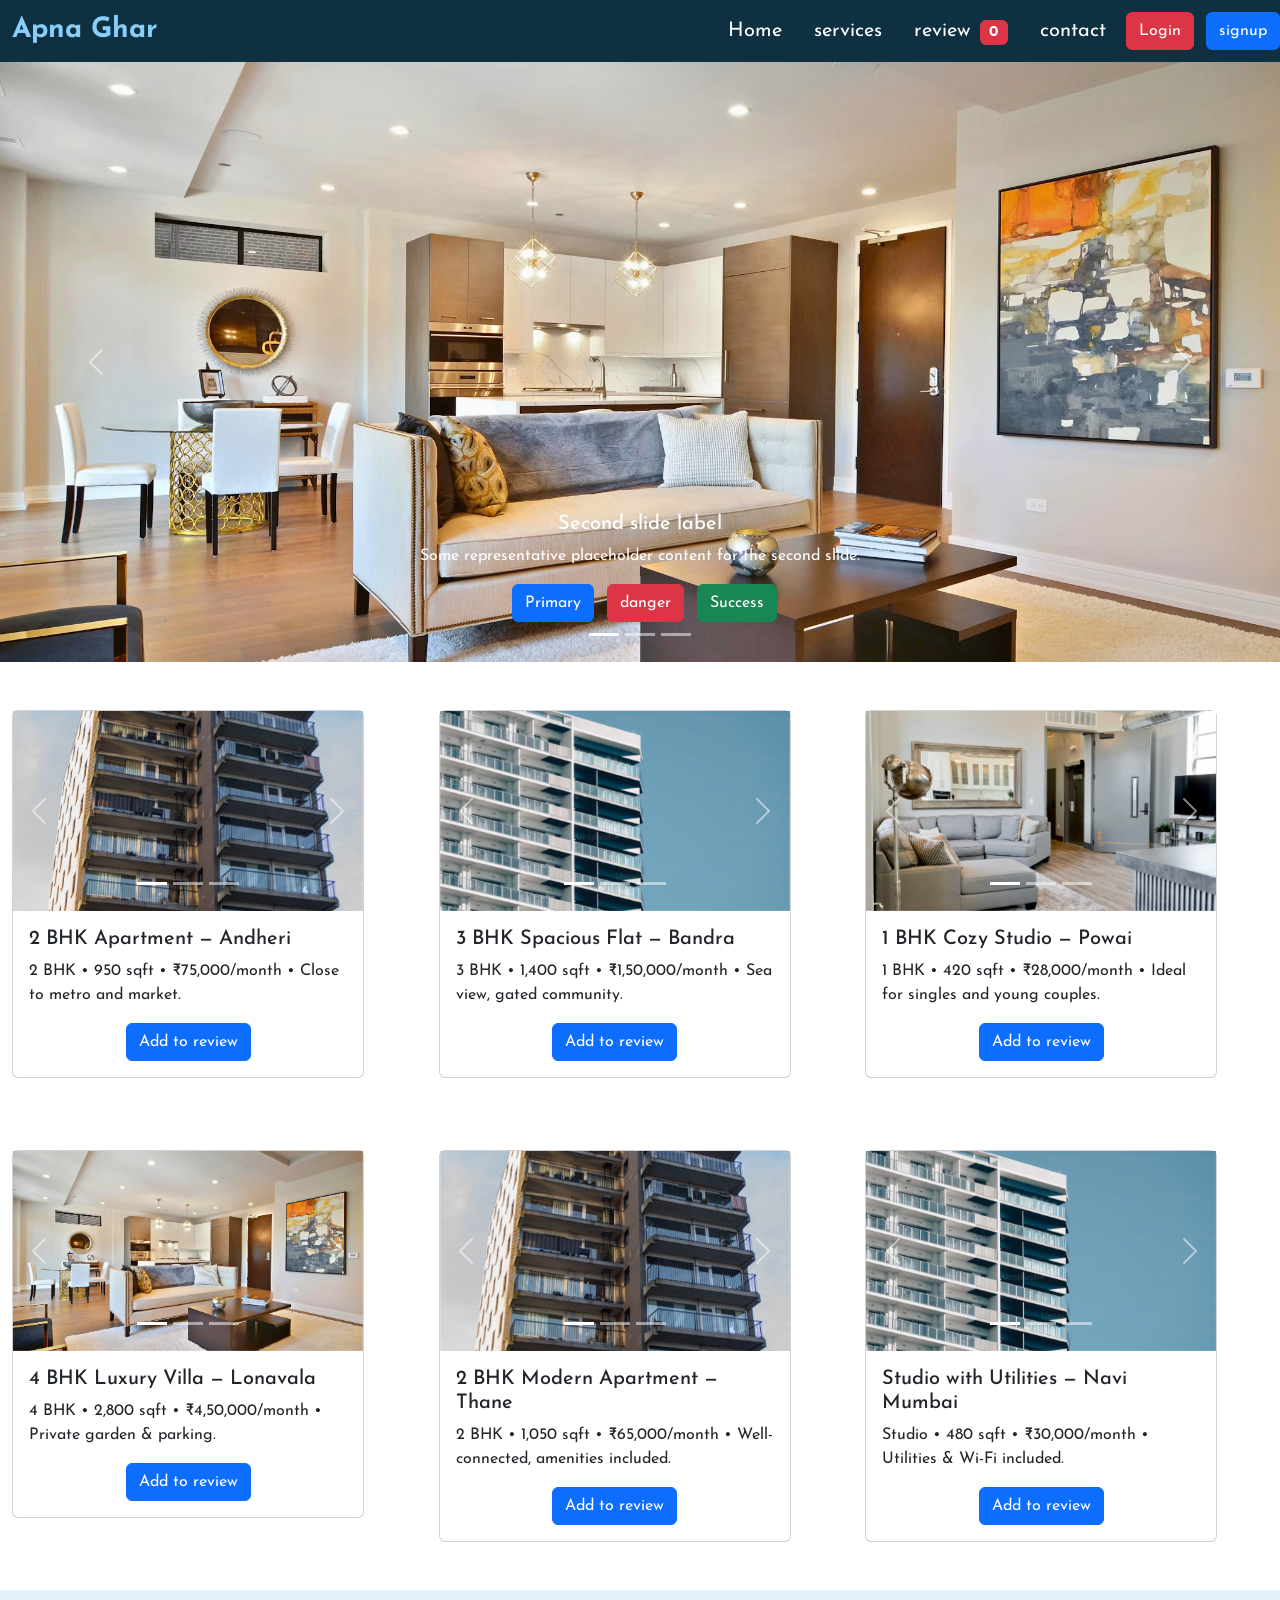
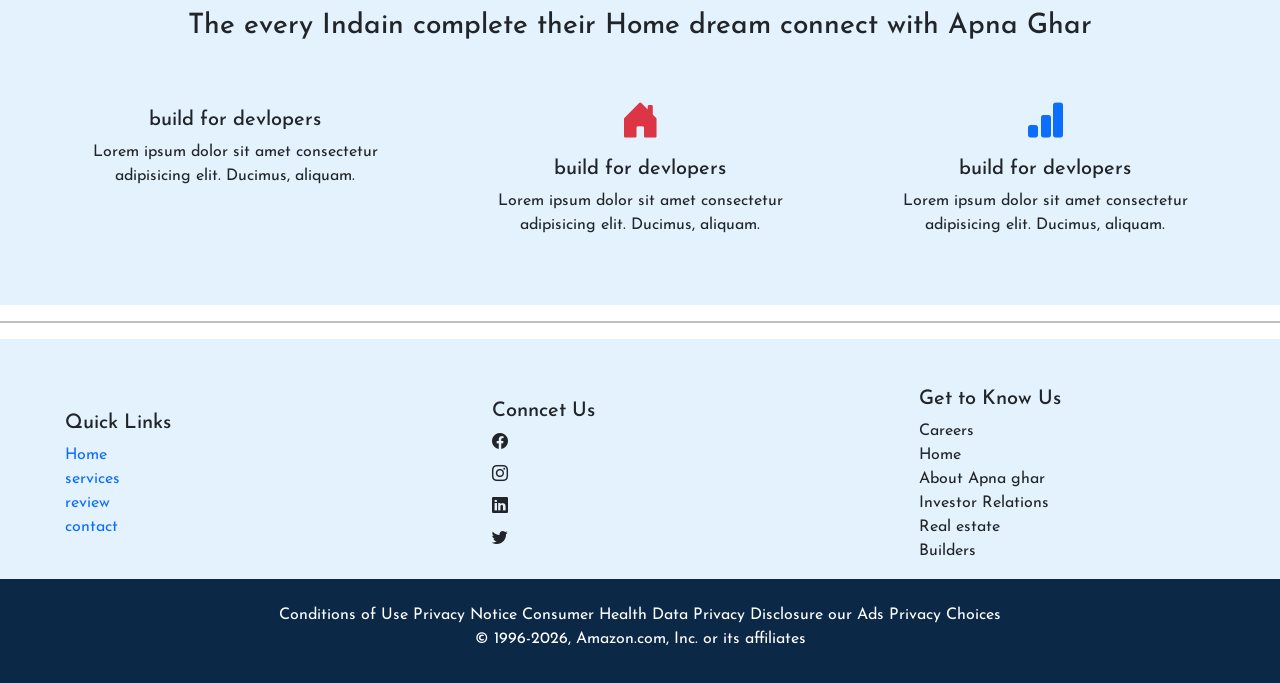
<file: index.html>
<!doctype html>
<html lang="en">

<head>
  <!-- Required meta tags -->
  <meta charset="utf-8" />
  <meta name="viewport" content="width=device-width, initial-scale=1" />
  <!-- external css -->
  <link rel="stylesheet" href="style.css" />

  <!-- Bootstrap CSS -->
  <link href="https://cdn.jsdelivr.net/npm/bootstrap@5.0.2/dist/css/bootstrap.min.css" rel="stylesheet"
    integrity="sha384-EVSTQN3/azprG1Anm3QDgpJLIm9Nao0Yz1ztcQTwFspd3yD65VohhpuuCOmLASjC" crossorigin="anonymous" />
  <!-- bootstrap icon cdn -->
  <link rel="stylesheet" href="https://cdn.jsdelivr.net/npm/bootstrap-icons@1.13.1/font/bootstrap-icons.min.css">
  <!-- google font -->
  <link
    href="https://fonts.googleapis.com/css2?family=Archivo+Black&family=Black+Ops+One&family=Changa+One:ital@0;1&family=Croissant+One&family=Josefin+Sans:ital,wght@0,100..700;1,100..700&family=Noto+Sans+JP:wght@100..900&family=Ole&family=Tai+Heritage+Pro:wght@400;700&display=swap"
    rel="stylesheet" />


  <title>Hello, world!</title>
</head>

<body>
  <nav class="navbar sticky-top navbar-expand-lg navbar-dark" style="background-color: #0f3040">
    <div class="container-fluid">
      <a class="navbar-brand" href="#">
        <h3 style="color: lightskyblue;"><b>Apna Ghar</b></h3>
      </a>
      <button class="navbar-toggler" type="button" data-bs-toggle="collapse" data-bs-target="#navbarSupportedContent"
        aria-controls="navbarSupportedContent" aria-expanded="false" aria-label="Toggle navigation">
        <span class="navbar-toggler-icon"></span>
      </button>
      <div class="collapse navbar-collapse" id="navbarSupportedContent">
        <div class="container-fluid d-flex justify-content-end">
          <div class="row d-flex">
            <div class="col-12">
              <ul class="navbar-nav  mb-2 mb-lg-0 ">
                <li class="nav-item">
                  <a class="nav-link active fs-5 ms-3" aria-current="page" href="index.html">Home</a>
                </li>
                <li class="nav-item">
                  <a class="nav-link active ms-3 fs-5" aria-current="page" href="services.html">services</a>
                </li>
                <li class="nav-item">
                  <a class="nav-link active ms-3 fs-5" aria-current="page" href="review.html" id="reviewNavLink">review <span id="reviewCountBadge" class="badge bg-danger ms-1">0</span></a>
                </li>
                <li class="nav-item">
                  <a class="nav-link active ms-3 fs-5" aria-current="page" href="contact.html">contact</a>
                </li>
              
                  

            
              </ul>

            </div>

          </div>

        </div>

      </div>
      
      <button type="button" class="btn btn-danger" data-bs-toggle="modal" data-bs-target="#loginModal">Login</button>
    </div>
    <button type="button" class="btn btn-primary" data-bs-toggle="modal" data-bs-target="#signupModal">
 signup
</button>
  </nav>
  <!-- Button trigger modal -->


<!-- login Modal -->
<div class="modal fade" id="loginModal" tabindex="-1" aria-labelledby="loginModalLabel" aria-hidden="true">
  <div class="modal-dialog">
    <div class="modal-content">
      <div class="modal-header">
        <h5 class="modal-title" id="loginModalLabel">Login to Apna Ghar</h5>
        <button type="button" class="btn-close" data-bs-dismiss="modal" aria-label="Close"></button>
      </div>
      <div class="modal-body">
        <form id="loginForm">
          <div class="mb-3">
            <label class="form-label" for="loginEmail">Email address</label>
            <input class="form-control" id="loginEmail" type="email" required />
          </div>
          <div class="mb-3">
            <label class="form-label" for="loginPassword">Password</label>
            <input class="form-control" id="loginPassword" type="password" required />
          </div>
        </form>
      </div>
      <div class="modal-footer">
        <button type="button" class="btn btn-secondary" data-bs-dismiss="modal">Close</button>
        <button type="submit" class="btn btn-primary" form="loginForm">Login</button>
        

      </div>
    </div>
  </div>
</div>
<!-- Button trigger modal -->


<!-- Modal -->
<div class="modal fade" id="signupModal" tabindex="-1" aria-labelledby="signupModalLabel" aria-hidden="true">
  <div class="modal-dialog">
    <div class="modal-content">
      <div class="modal-header">
        <h5 class="modal-title" id="signupModalLabel">Modal title</h5>
        <button type="button" class="btn-close" data-bs-dismiss="modal" aria-label="Close"></button>
      </div>
      <div class="modal-body">
        <form id="signupForm">
  <div class="mb-3">
    <label for="signupInputEmail1" class="form-label">Email address</label>
    <input type="email" class="form-control" id="signupInputEmail1" aria-describedby="emailHelp">
    <div id="emailHelp" class="form-text">We'll never share your email with anyone else.</div>
  </div>
  <div class="mb-3 ">
    <label for="signupInputPassword1" class="form-label">Password</label>
    <input type="password" class="form-control" id="signupInputPassword1">
  </div>
  <div class="mb-3 form-check">
    <input type="checkbox" class="form-check-input" id="exampleCheck1">
    <label class="form-check-label" for="exampleCheck1">Check me out</label>
  </div>
</form>
      </div>
      <div class="modal-footer">
        <button type="button" class="btn btn-secondary" data-bs-dismiss="modal">Close</button>
        <button type="submit" class="btn btn-primary" form="signupForm">submit</button>
      </div>
    </div>
  </div>
</div>
  <div id="carouselExampleCaptions" class="carousel slide carousel-fade" data-bs-ride="carousel">
    <div class="carousel-indicators">
      <button type="button" data-bs-target="#carouselExampleCaptions" data-bs-slide-to="0" class="active"
        aria-current="true" aria-label="Slide 1"></button>
      <button type="button" data-bs-target="#carouselExampleCaptions" data-bs-slide-to="1"
        aria-label="Slide 2"></button>
      <button type="button" data-bs-target="#carouselExampleCaptions" data-bs-slide-to="2"
        aria-label="Slide 3"></button>
    </div>
    <div class="carousel-inner">
      <div class="carousel-item">
        <img src="images/flat-1.avif" class="d-block w-100 carousel-image" alt="Featured apartment exterior" />
        <div class="carousel-caption d-block">
          <h5>First slide label</h5>
          <p>Some representative placeholder content for the first slide.</p>
          <button type="button" class="btn btn-primary ms-2 hero-action">
            Primary
          </button>
          <button type="button" class="btn btn-danger ms-2 hero-action">
            danger
          </button>
          <button type="button" class="btn btn-success ms-2 hero-action">
            Success
          </button>
        </div>
      </div>
      <div class="carousel-item active">
        <img src="images/flat-4.avif" class="d-block w-100 carousel-image" alt="Featured property exterior" />
        <div class="carousel-caption d-block">
          <h5>Second slide label</h5>
          <p>Some representative placeholder content for the second slide.</p>
          <button type="button" class="btn btn-primary ms-2 hero-action">
            Primary
          </button>
          <button type="button" class="btn btn-danger ms-2 hero-action">
            danger
          </button>
          <button type="button" class="btn btn-success ms-2 hero-action">
            Success
          </button>
        </div>
      </div>
      <div class="carousel-item">
        <img src="images/flat-3.avif" class="d-block w-100 carousel-image" alt="Featured housing exterior" />
        <div class="carousel-caption d-block">
          <h5>Third slide label</h5>
          <p>Some representative placeholder content for the third slide.</p>
          <button type="button" class="btn btn-primary ms-2 hero-action">
            Primary
          </button>
          <button type="button" class="btn btn-danger ms-2 hero-action">
            Secondary
          </button>
          <button type="button" class="btn btn-success ms-2 hero-action">
            Success
          </button>
        </div>
      </div>
    </div>
    <button class="carousel-control-prev" type="button" data-bs-target="#carouselExampleCaptions" data-bs-slide="prev">
      <span class="carousel-control-prev-icon" aria-hidden="true"></span>
      <span class="visually-hidden">Previous</span>
    </button>
    <button class="carousel-control-next" type="button" data-bs-target="#carouselExampleCaptions" data-bs-slide="next">
      <span class="carousel-control-next-icon" aria-hidden="true"></span>
      <span class="visually-hidden">Next</span>
    </button>
  </div>
  <div class="container-fluid" >
    <div class="row g-4  mt-4 mb-5">
      <div class="col-12 col-md-6 col-lg-4">
        <div class="card property-card" style="width: 22rem;">
          <div id="propertyCarousel1" class="carousel slide property-carousel">
            <div class="carousel-indicators">
              <button type="button" data-bs-target="#propertyCarousel1" data-bs-slide-to="0" class="active"
                aria-current="true" aria-label="Slide 1"></button>
              <button type="button" data-bs-target="#propertyCarousel1" data-bs-slide-to="1"
                aria-label="Slide 2"></button>
              <button type="button" data-bs-target="#propertyCarousel1" data-bs-slide-to="2"
                aria-label="Slide 3"></button>
            </div>
            <div class="carousel-inner">
              <div class="carousel-item active">
                <img src="images/flat-1.avif" class="d-block w-100" alt="Living room">
              </div>
              <div class="carousel-item">
                <img src="images/flat-2.avif" class="d-block w-100" alt="Bedroom">
              </div>
              <div class="carousel-item">
                <img src="images/flat-3.avif" class="d-block w-100" alt="Kitchen">
              </div>
            </div>
            <button class="carousel-control-prev" type="button" data-bs-target="#propertyCarousel1"
              data-bs-slide="prev">
              <span class="carousel-control-prev-icon" aria-hidden="true"></span>
              <span class="visually-hidden">Previous</span>
            </button>
            <button class="carousel-control-next" type="button" data-bs-target="#propertyCarousel1"
              data-bs-slide="next">
              <span class="carousel-control-next-icon" aria-hidden="true"></span>
              <span class="visually-hidden">Next</span>
            </button>
          </div>
          <div class="card-body">
            <h5 class="card-title">2 BHK Apartment — Andheri</h5>
            <p class="card-text">2 BHK • 950 sqft • ₹75,000/month • Close to metro and market.</p>
            <a href="#" class="btn btn-primary align-self-center add-to-review">Add to review</a>
          </div>
        </div>

      </div>
      <div class="col-12 col-md-6 col-lg-4">
        <div class="card property-card" style="width: 22rem;">
          <div id="propertyCarousel2" class="carousel slide property-carousel">
            <div class="carousel-indicators">
              <button type="button" data-bs-target="#propertyCarousel2" data-bs-slide-to="0" class="active"
                aria-current="true" aria-label="Slide 1"></button>
              <button type="button" data-bs-target="#propertyCarousel2" data-bs-slide-to="1"
                aria-label="Slide 2"></button>
              <button type="button" data-bs-target="#propertyCarousel2" data-bs-slide-to="2"
                aria-label="Slide 3"></button>
            </div>
            <div class="carousel-inner">
              <div class="carousel-item active">
                <img src="images/flat-2.avif" class="d-block w-100" alt="Exterior view">
              </div>
              <div class="carousel-item">
                <img src="images/flat-4.avif" class="d-block w-100" alt="Balcony view">
              </div>
              <div class="carousel-item">
                <img src="images/flat-1.avif" class="d-block w-100" alt="Living area">
              </div>
            </div>
            <button class="carousel-control-prev" type="button" data-bs-target="#propertyCarousel2"
              data-bs-slide="prev">
              <span class="carousel-control-prev-icon" aria-hidden="true"></span>
              <span class="visually-hidden">Previous</span>
            </button>
            <button class="carousel-control-next" type="button" data-bs-target="#propertyCarousel2"
              data-bs-slide="next">
              <span class="carousel-control-next-icon" aria-hidden="true"></span>
              <span class="visually-hidden">Next</span>
            </button>
          </div>
          <div class="card-body">
            <h5 class="card-title">3 BHK Spacious Flat — Bandra</h5>
            <p class="card-text">3 BHK • 1,400 sqft • ₹1,50,000/month • Sea view, gated community.</p>
            <a href="#" class="btn btn-primary align-self-center add-to-review">Add to review</a>
          </div>
        </div>
      </div>
      <div class="col-12 col-md-6 col-lg-4">
        <div class="card property-card" style="width: 22rem;">
          <div id="carouselExampleIndicators" class="carousel slide" data-bs-ride="carousel">
            <div class="carousel-indicators">
              <button type="button" data-bs-target="#carouselExampleIndicators" data-bs-slide-to="0" class="active"
                aria-current="true" aria-label="Slide 1"></button>
              <button type="button" data-bs-target="#carouselExampleIndicators" data-bs-slide-to="1"
                aria-label="Slide 2"></button>
              <button type="button" data-bs-target="#carouselExampleIndicators" data-bs-slide-to="2"
                aria-label="Slide 3"></button>
            </div>
            <div class="carousel-inner">
              <div class="carousel-item active">
                <img src="images/flat-3.avif" class="d-block w-100" alt="Studio interior">
              </div>
              <div class="carousel-item">
                <img src="images/flat-4.avif" class="d-block w-100" alt="Living space">
              </div>
              <div class="carousel-item">
                <img src="images/flat-1.avif" class="d-block w-100" alt="Compact kitchen">
              </div>
            </div>
            <button class="carousel-control-prev" type="button" data-bs-target="#carouselExampleIndicators"
              data-bs-slide="prev">
              <span class="carousel-control-prev-icon" aria-hidden="true"></span>
              <span class="visually-hidden">Previous</span>
            </button>
            <button class="carousel-control-next" type="button" data-bs-target="#carouselExampleIndicators"
              data-bs-slide="next">
              <span class="carousel-control-next-icon" aria-hidden="true"></span>
              <span class="visually-hidden">Next</span>
            </button>
          </div>

          <div class="card-body">
            <h5 class="card-title">1 BHK Cozy Studio — Powai</h5>
            <p class="card-text">1 BHK • 420 sqft • ₹28,000/month • Ideal for singles and young couples.</p>

            <a href="#" class="btn btn-primary justify-content-center align-self-center add-to-review">Add to review</a>


          </div>
        </div>
      </div>
    </div>
    
  </div>
  <div class="container-fluid" >
    <div class="row g-4  mt-4 mb-5">
      <div class="col-12 col-md-6 col-lg-4">
        <div class="card property-card" style="width: 22rem;">
          <div id="propertyCarousel1" class="carousel slide property-carousel">
            <div class="carousel-indicators">
              <button type="button" data-bs-target="#propertyCarousel1" data-bs-slide-to="0" class="active"
                aria-current="true" aria-label="Slide 1"></button>
              <button type="button" data-bs-target="#propertyCarousel1" data-bs-slide-to="1"
                aria-label="Slide 2"></button>
              <button type="button" data-bs-target="#propertyCarousel1" data-bs-slide-to="2"
                aria-label="Slide 3"></button>
            </div>
            <div class="carousel-inner">
              <div class="carousel-item active">
                <img src="images/flat-4.avif" class="d-block w-100" alt="Villa exterior">
              </div>
              <div class="carousel-item">
                <img src="images/flat-1.avif" class="d-block w-100" alt="Living area">
              </div>
              <div class="carousel-item">
                <img src="images/flat-2.avif" class="d-block w-100" alt="Garden view">
              </div>
            </div>
            <button class="carousel-control-prev" type="button" data-bs-target="#propertyCarousel1"
              data-bs-slide="prev">
              <span class="carousel-control-prev-icon" aria-hidden="true"></span>
              <span class="visually-hidden">Previous</span>
            </button>
            <button class="carousel-control-next" type="button" data-bs-target="#propertyCarousel1"
              data-bs-slide="next">
              <span class="carousel-control-next-icon" aria-hidden="true"></span>
              <span class="visually-hidden">Next</span>
            </button>
          </div>
          <div class="card-body">
            <h5 class="card-title">4 BHK Luxury Villa — Lonavala</h5>
            <p class="card-text">4 BHK • 2,800 sqft • ₹4,50,000/month • Private garden & parking.</p>
            <a href="#" class="btn btn-primary align-self-center add-to-review">Add to review</a>
          </div>
        </div>

      </div>
      <div class="col-12 col-md-6 col-lg-4">
        <div class="card property-card" style="width: 22rem;">
          <div id="propertyCarousel2" class="carousel slide property-carousel">
            <div class="carousel-indicators">
              <button type="button" data-bs-target="#propertyCarousel2" data-bs-slide-to="0" class="active"
                aria-current="true" aria-label="Slide 1"></button>
              <button type="button" data-bs-target="#propertyCarousel2" data-bs-slide-to="1"
                aria-label="Slide 2"></button>
              <button type="button" data-bs-target="#propertyCarousel2" data-bs-slide-to="2"
                aria-label="Slide 3"></button>
            </div>
            <div class="carousel-inner">
              <div class="carousel-item active">
                <img src="images/flat-1.avif" class="d-block w-100" alt="Modern exterior">
              </div>
              <div class="carousel-item">
                <img src="images/flat-3.avif" class="d-block w-100" alt="Dining area">
              </div>
              <div class="carousel-item">
                <img src="images/flat-4.avif" class="d-block w-100" alt="Balcony view">
              </div>
            </div>
            <button class="carousel-control-prev" type="button" data-bs-target="#propertyCarousel2"
              data-bs-slide="prev">
              <span class="carousel-control-prev-icon" aria-hidden="true"></span>
              <span class="visually-hidden">Previous</span>
            </button>
            <button class="carousel-control-next" type="button" data-bs-target="#propertyCarousel2"
              data-bs-slide="next">
              <span class="carousel-control-next-icon" aria-hidden="true"></span>
              <span class="visually-hidden">Next</span>
            </button>
          </div>
          <div class="card-body">
            <h5 class="card-title">2 BHK Modern Apartment — Thane</h5>
            <p class="card-text">2 BHK • 1,050 sqft • ₹65,000/month • Well-connected, amenities included.</p>
            <a href="#" class="btn btn-primary align-self-center add-to-review">Add to review</a>
          </div>
        </div>
      </div>
      <div class="col-12 col-md-6 col-lg-4">
        <div class="card property-card" style="width: 22rem;">
          <div id="carouselExampleIndicators" class="carousel slide" data-bs-ride="carousel">
            <div class="carousel-indicators">
              <button type="button" data-bs-target="#carouselExampleIndicators" data-bs-slide-to="0" class="active"
                aria-current="true" aria-label="Slide 1"></button>
              <button type="button" data-bs-target="#carouselExampleIndicators" data-bs-slide-to="1"
                aria-label="Slide 2"></button>
              <button type="button" data-bs-target="#carouselExampleIndicators" data-bs-slide-to="2"
                aria-label="Slide 3"></button>
            </div>
            <div class="carousel-inner">
              <div class="carousel-item active">
                <img src="images/flat-2.avif" class="d-block w-100" alt="Compact living">
              </div>
              <div class="carousel-item">
                <img src="images/flat-1.avif" class="d-block w-100" alt="Functional kitchen">
              </div>
              <div class="carousel-item">
                <img src="images/flat-3.avif" class="d-block w-100" alt="Bedroom view">
              </div>
            </div>
            <button class="carousel-control-prev" type="button" data-bs-target="#carouselExampleIndicators"
              data-bs-slide="prev">
              <span class="carousel-control-prev-icon" aria-hidden="true"></span>
              <span class="visually-hidden">Previous</span>
            </button>
            <button class="carousel-control-next" type="button" data-bs-target="#carouselExampleIndicators"
              data-bs-slide="next">
              <span class="carousel-control-next-icon" aria-hidden="true"></span>
              <span class="visually-hidden">Next</span>
            </button>
          </div>

          <div class="card-body">
            <h5 class="card-title">Studio with Utilities — Navi Mumbai</h5>
            <p class="card-text">Studio • 480 sqft • ₹30,000/month • Utilities & Wi-Fi included.</p>

            <a href="#" class="btn btn-primary justify-content-center align-self-center add-to-review">Add to review</a>


          </div>
        </div>
      </div>
    </div>
    
  </div>
  <div class="container-fluid p-1" style="background-color: #e3f2fd;">
    <div class="row p-2" >
      <div class="col-12">
        <h3 class="display-8 text-center mb-3 p-2">The every Indain complete their Home dream connect with Apna Ghar</h3>
      </div>
    </div>
    <div class="row justify-content-evenly mt-4 mb-5">
      <div class="col-md-3 text-center">
        <h1><i class="bi bi-claude text-success"></i></h1>
        <h5>build for devlopers</h5>
        <p>Lorem ipsum dolor sit amet consectetur adipisicing elit. Ducimus, aliquam.</p>
      </div>
      <div class="col-md-3 text-center">
        <h1><i class="bi bi-house-door-fill text-danger"></i></h1>
        <h5>build for devlopers</h5>
        <p>Lorem ipsum dolor sit amet consectetur adipisicing elit. Ducimus, aliquam.</p>


      </div>
      <div class="col-md-3 text-center">
        <h1><i class="bi bi-bar-chart-fill text-primary "></i></h1>
        <h5>build for devlopers</h5>
        <p>Lorem ipsum dolor sit amet consectetur adipisicing elit. Ducimus, aliquam.</p>


      </div>

    </div>
  </div>
  <hr style="border: 1px solid black;">
  <div class="container-fluid" style="background-color: #e3f2fd;">

    <div class="row d-flex align-items-center justify-content-around " ;>

      

      <div class="col-3 mt-5">

        <ul class="list-unstyled text-primary">

          <h5 class="text-dark">Quick Links</h5>

          <li>Home</li>

          <li>services</li>

          <li>review</li>

          <li>contact</li>



        </ul>



      </div>

      <div class="col-3 mt-5">

        <ul class="list-unstyled">

          <h5>Conncet Us</h5>

          <li class="mb-2"><i class="bi bi-facebook"></i></li>

          <li class="mb-2"><i class="bi bi-instagram"></i></li>

          <li class="mb-2"><i class="bi bi-linkedin"></i></li>

          <li class="mb-2"><i class="bi bi-twitter"></i></li>

        </ul>



      </div>
      <div class="col-3 mt-5">
          <ul class="list-unstyled">
<h5>Get to Know Us</h5>
<li>Careers</li>
<li>Home</li>
<li>About Apna ghar</li>
<li>Investor Relations</li>
<li>Real estate</li>
<li>Builders</li>
</ul>
      </div>

    </div>

  </div>
  <div class="container-fluid" style="background-color: #0b2947;">
    <div class="row  text-center p-3 text-white">
      <div class="col-12 mt-2">
        <div class="footer-panel4">
    <div class="pages">
       <a> Conditions of Use</a>
       <a>Privacy Notice</a>
<a>Consumer Health Data Privacy Disclosure</a>
<a>our Ads Privacy Choices</a>
    </div>
    <div class="copyright">
        <p>© 1996-2026, Amazon.com, Inc. or its affiliates</p>
    </div>
</div>
      </div>
    </div>
  </div>



  <script src="https://cdn.jsdelivr.net/npm/bootstrap@5.0.2/dist/js/bootstrap.bundle.min.js"
    integrity="sha384-MrcW6ZMFYlzcLA8Nl+NtUVF0sA7MsXsP1UyJoMp4YLEuNSfAP+JcXn/tWtIaxVXM"
    crossorigin="anonymous"></script>
  <script src="script.js"></script>
</body>

</html>
</file>
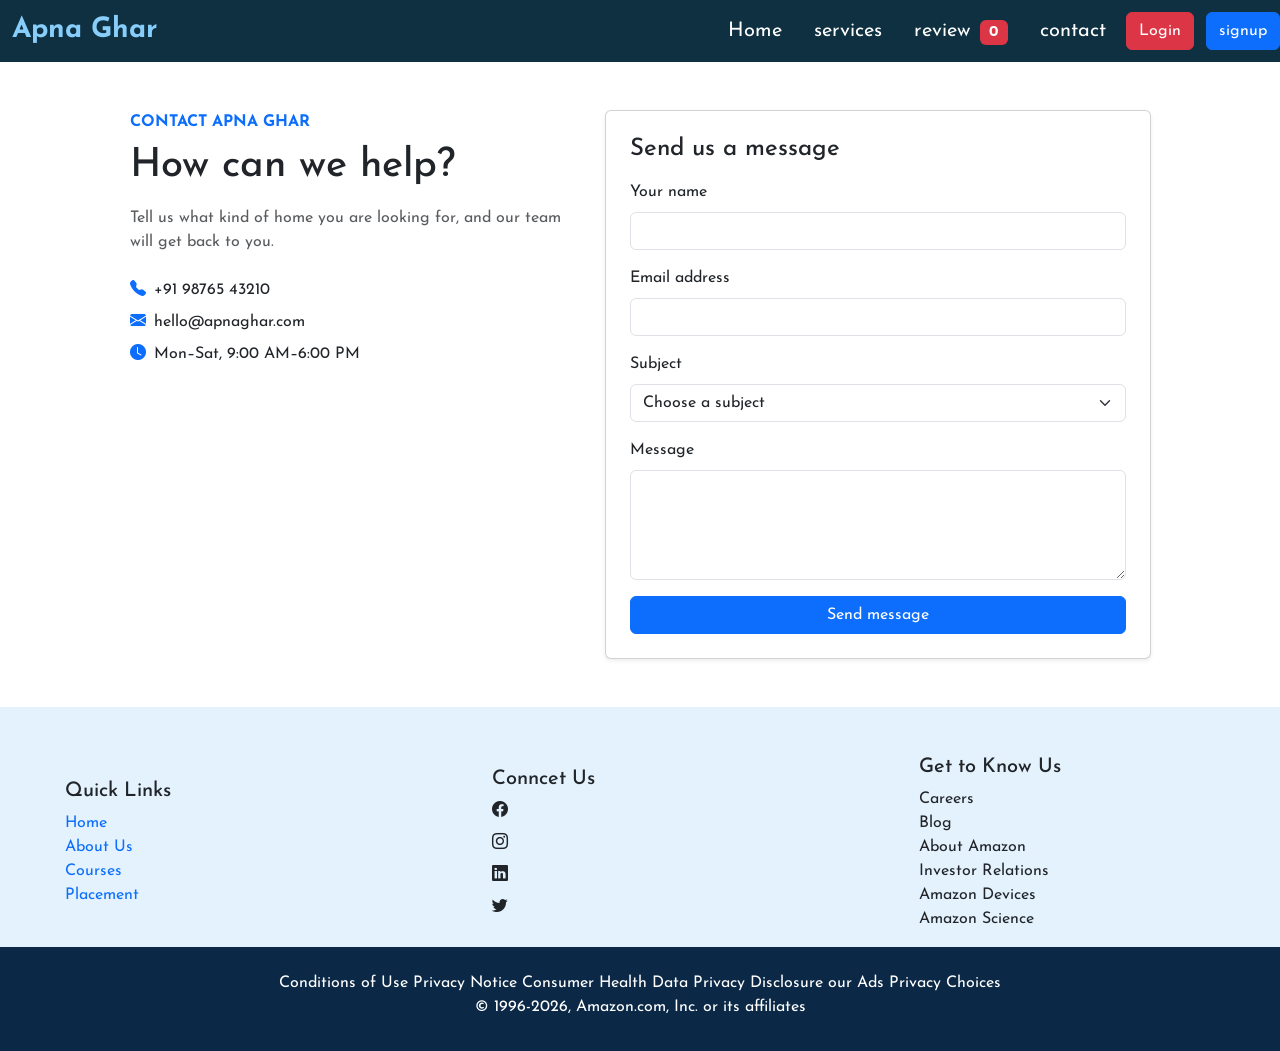
<file: contact.html>
<!doctype html>
<html lang="en">

<head>
  <!-- Required meta tags -->
  <meta charset="utf-8" />
  <meta name="viewport" content="width=device-width, initial-scale=1" />
  <!-- external css -->
  <link rel="stylesheet" href="style.css" />

  <!-- Bootstrap CSS -->
  <link href="https://cdn.jsdelivr.net/npm/bootstrap@5.0.2/dist/css/bootstrap.min.css" rel="stylesheet"
    integrity="sha384-EVSTQN3/azprG1Anm3QDgpJLIm9Nao0Yz1ztcQTwFspd3yD65VohhpuuCOmLASjC" crossorigin="anonymous" />
  <!-- bootstrap icon cdn -->
  <link rel="stylesheet" href="https://cdn.jsdelivr.net/npm/bootstrap-icons@1.13.1/font/bootstrap-icons.min.css">
  <!-- google font -->
  <link
    href="https://fonts.googleapis.com/css2?family=Archivo+Black&family=Black+Ops+One&family=Changa+One:ital@0;1&family=Croissant+One&family=Josefin+Sans:ital,wght@0,100..700;1,100..700&family=Noto+Sans+JP:wght@100..900&family=Ole&family=Tai+Heritage+Pro:wght@400;700&display=swap"
    rel="stylesheet" />


  <title>Hello, world!</title>
</head>

<body class="contact-page">
  <nav class="navbar sticky-top navbar-expand-lg navbar-dark" style="background-color: #0f3040">
    <div class="container-fluid">
      <a class="navbar-brand" href="#">
        <h3 style="color: lightskyblue;"><b>Apna Ghar</b></h3>
      </a>
      <button class="navbar-toggler" type="button" data-bs-toggle="collapse" data-bs-target="#navbarSupportedContent"
        aria-controls="navbarSupportedContent" aria-expanded="false" aria-label="Toggle navigation">
        <span class="navbar-toggler-icon"></span>
      </button>
      <div class="collapse navbar-collapse" id="navbarSupportedContent">
        <div class="container-fluid d-flex justify-content-end">
          <div class="row d-flex">
            <div class="col-12">
              <ul class="navbar-nav  mb-2 mb-lg-0 ">
                <li class="nav-item">
                  <a class="nav-link active fs-5 ms-3" aria-current="page" href="index.html">Home</a>
                </li>
                <li class="nav-item">
                  <a class="nav-link active ms-3 fs-5" aria-current="page" href="services.html">services</a>
                </li>
                <li class="nav-item">
                  <a class="nav-link active ms-3 fs-5" aria-current="page" href="review.html" id="reviewNavLink">review <span id="reviewCountBadge" class="badge bg-danger ms-1">0</span></a>
                </li>
                <li class="nav-item">
                  <a class="nav-link active ms-3 fs-5" aria-current="page" href="contact.html">contact</a>
                </li>
              
                  

            
              </ul>

            </div>

          </div>

        </div>

      </div>
      
      <button type="button" class="btn btn-danger" data-bs-toggle="modal" data-bs-target="#loginModal">Login</button>
    </div>
    <button type="button" class="btn btn-primary" data-bs-toggle="modal" data-bs-target="#signupModal">
 signup
</button>
  </nav>
  <!-- Button trigger modal -->


<!-- login Modal -->
<div class="modal fade" id="loginModal" tabindex="-1" aria-labelledby="loginModalLabel" aria-hidden="true">
  <div class="modal-dialog">
    <div class="modal-content">
      <div class="modal-header">
        <h5 class="modal-title" id="loginModalLabel">Login to Apna Ghar</h5>
        <button type="button" class="btn-close" data-bs-dismiss="modal" aria-label="Close"></button>
      </div>
      <div class="modal-body">
        <form id="loginForm">
          <div class="mb-3">
            <label class="form-label" for="loginEmail">Email address</label>
            <input class="form-control" id="loginEmail" type="email" required />
          </div>
          <div class="mb-3">
            <label class="form-label" for="loginPassword">Password</label>
            <input class="form-control" id="loginPassword" type="password" required />
          </div>
        </form>
      </div>
      <div class="modal-footer">
        <button type="button" class="btn btn-secondary" data-bs-dismiss="modal">Close</button>
        <button type="submit" class="btn btn-primary" form="loginForm">Login</button>
        

      </div>
    </div>
  </div>
</div>
<!-- Button trigger modal -->


<!-- Modal -->
<div class="modal fade" id="signupModal" tabindex="-1" aria-labelledby="signupModalLabel" aria-hidden="true">
  <div class="modal-dialog">
    <div class="modal-content">
      <div class="modal-header">
        <h5 class="modal-title" id="signupModalLabel">Modal title</h5>
        <button type="button" class="btn-close" data-bs-dismiss="modal" aria-label="Close"></button>
      </div>
      <div class="modal-body">
        <form id="signupForm">
  <div class="mb-3">
    <label for="signupInputEmail1" class="form-label">Email address</label>
    <input type="email" class="form-control" id="signupInputEmail1" aria-describedby="emailHelp">
    <div id="emailHelp" class="form-text">We'll never share your email with anyone else.</div>
  </div>
  <div class="mb-3 ">
    <label for="signupInputPassword1" class="form-label">Password</label>
    <input type="password" class="form-control" id="signupInputPassword1">
  </div>
  <div class="mb-3 form-check">
    <input type="checkbox" class="form-check-input" id="exampleCheck1">
    <label class="form-check-label" for="exampleCheck1">Check me out</label>
  </div>
</form>
      </div>
      <div class="modal-footer">
        <button type="button" class="btn btn-secondary" data-bs-dismiss="modal">Close</button>
        <button type="submit" class="btn btn-primary" form="signupForm">submit</button>
      </div>
    </div>
  </div>
</div>
<main class="container py-5">
  <div class="row justify-content-center g-4">
    <section class="col-lg-5">
      <p class="text-primary fw-bold mb-2">CONTACT APNA GHAR</p>
      <h1 class="mb-3">How can we help?</h1>
      <p class="text-muted">Tell us what kind of home you are looking for, and our team will get back to you.</p>
      <div class="mt-4">
        <p class="mb-2"><i class="bi bi-telephone-fill me-2 text-primary"></i>+91 98765 43210</p>
        <p class="mb-2"><i class="bi bi-envelope-fill me-2 text-primary"></i>hello@apnaghar.com</p>
        <p><i class="bi bi-clock-fill me-2 text-primary"></i>Mon–Sat, 9:00 AM–6:00 PM</p>
      </div>
    </section>
    <section class="col-lg-6">
      <form id="contactForm" class="card shadow-sm p-4" novalidate>
        <h2 class="h4 mb-3">Send us a message</h2>
        <div class="mb-3">
          <label class="form-label" for="contactName">Your name</label>
          <input class="form-control" id="contactName" name="name" type="text" autocomplete="name" required>
          <div class="invalid-feedback">Please enter your name.</div>
        </div>
        <div class="mb-3">
          <label class="form-label" for="contactEmail">Email address</label>
          <input class="form-control" id="contactEmail" name="email" type="email" autocomplete="email" required>
          <div class="invalid-feedback">Please enter a valid email address.</div>
        </div>
        <div class="mb-3">
          <label class="form-label" for="contactSubject">Subject</label>
          <select class="form-select" id="contactSubject" name="subject" required>
            <option value="" selected disabled>Choose a subject</option>
            <option>Property enquiry</option>
            <option>Site visit</option>
            <option>Renting help</option>
            <option>Other</option>
          </select>
          <div class="invalid-feedback">Please select a subject.</div>
        </div>
        <div class="mb-3">
          <label class="form-label" for="contactMessage">Message</label>
          <textarea class="form-control" id="contactMessage" name="message" rows="4" required></textarea>
          <div class="invalid-feedback">Please write your message.</div>
        </div>
        <button class="btn btn-primary" type="submit">Send message</button>
        <div id="contactFormMessage" class="alert alert-success mt-3 mb-0" role="status" hidden></div>
      </form>
    </section>
  </div>
</main>
<div class="container-fluid" style="background-color: #e3f2fd;">

    <div class="row d-flex align-items-center justify-content-around " ;>

      

      <div class="col-3 mt-5">

        <ul class="list-unstyled text-primary">

          <h5 class="text-dark">Quick Links</h5>

          <li>Home</li>

          <li>About Us</li>

          <li>Courses</li>

          <li>Placement</li>



        </ul>



      </div>

      <div class="col-3 mt-5">

        <ul class="list-unstyled">

          <h5>Conncet Us</h5>

          <li class="mb-2"><i class="bi bi-facebook"></i></li>

          <li class="mb-2"><i class="bi bi-instagram"></i></li>

          <li class="mb-2"><i class="bi bi-linkedin"></i></li>

          <li class="mb-2"><i class="bi bi-twitter"></i></li>

        </ul>



      </div>
      <div class="col-3 mt-5">
          <ul class="list-unstyled">
<h5>Get to Know Us</h5>
<li>Careers</li>
<li>Blog</li>
<li>About Amazon</li>
<li>Investor Relations</li>
<li>Amazon Devices</li>
<li>Amazon Science</li>
</ul>
      </div>

    </div>

  </div>
  <div class="container-fluid" style="background-color: #0b2947;">
    <div class="row  text-center p-3 text-white">
      <div class="col-12 mt-2">
        <div class="footer-panel4">
    <div class="pages">
       <a> Conditions of Use</a>
       <a>Privacy Notice</a>
<a>Consumer Health Data Privacy Disclosure</a>
<a>our Ads Privacy Choices</a>
    </div>
    <div class="copyright">
        <p>© 1996-2026, Amazon.com, Inc. or its affiliates</p>
    </div>
</div>
      </div>
    </div>
  </div>



  <script src="https://cdn.jsdelivr.net/npm/bootstrap@5.0.2/dist/js/bootstrap.bundle.min.js"
    integrity="sha384-MrcW6ZMFYlzcLA8Nl+NtUVF0sA7MsXsP1UyJoMp4YLEuNSfAP+JcXn/tWtIaxVXM"
    crossorigin="anonymous"></script>
  <script src="script.js"></script>
</body>

</html>
</file>
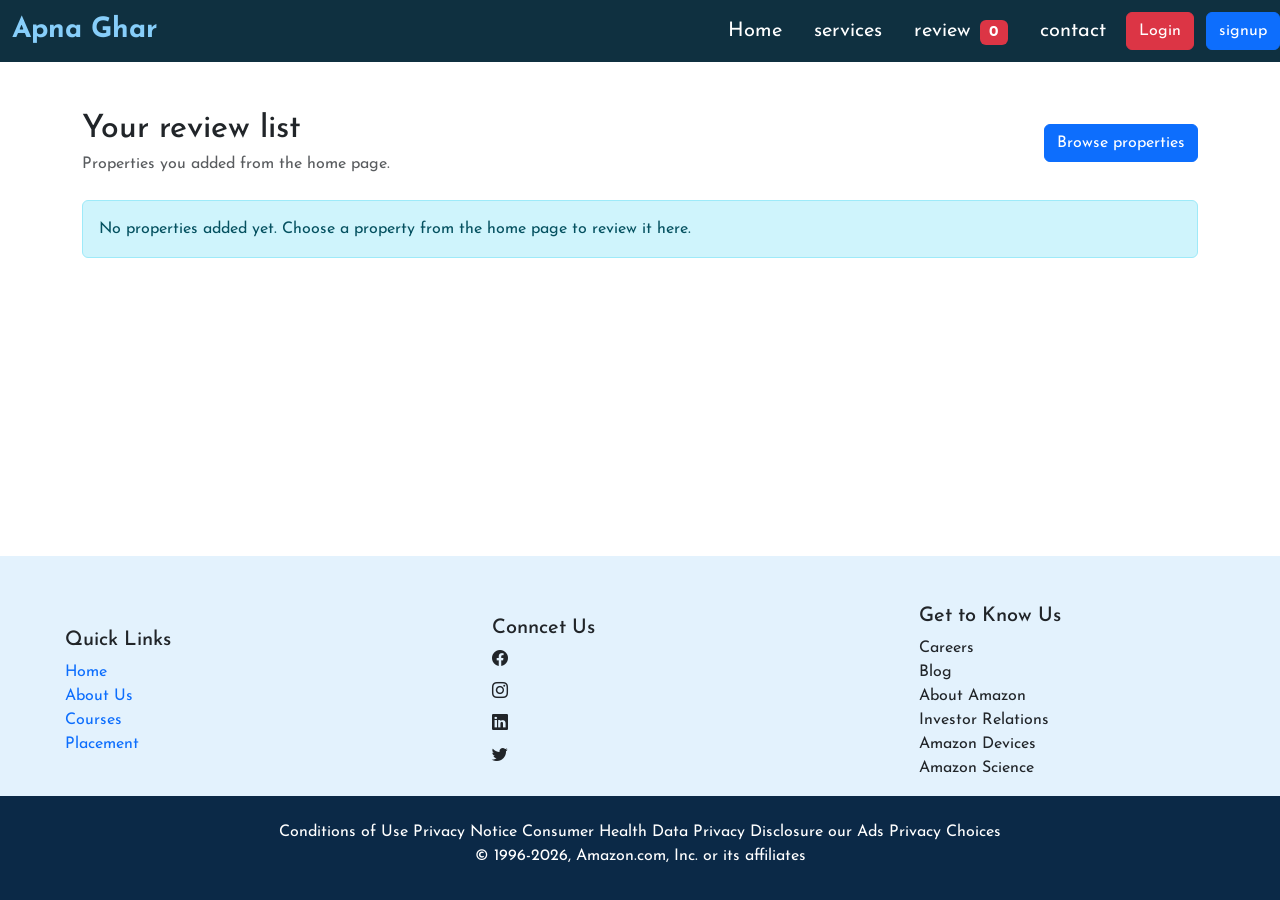
<file: review.html>
<!doctype html>
<html lang="en">

<head>
  <!-- Required meta tags -->
  <meta charset="utf-8" />
  <meta name="viewport" content="width=device-width, initial-scale=1" />
  <!-- external css -->
  <link rel="stylesheet" href="style.css" />

  <!-- Bootstrap CSS -->
  <link href="https://cdn.jsdelivr.net/npm/bootstrap@5.0.2/dist/css/bootstrap.min.css" rel="stylesheet"
    integrity="sha384-EVSTQN3/azprG1Anm3QDgpJLIm9Nao0Yz1ztcQTwFspd3yD65VohhpuuCOmLASjC" crossorigin="anonymous" />
  <!-- bootstrap icon cdn -->
  <link rel="stylesheet" href="https://cdn.jsdelivr.net/npm/bootstrap-icons@1.13.1/font/bootstrap-icons.min.css">
  <!-- google font -->
  <link
    href="https://fonts.googleapis.com/css2?family=Archivo+Black&family=Black+Ops+One&family=Changa+One:ital@0;1&family=Croissant+One&family=Josefin+Sans:ital,wght@0,100..700;1,100..700&family=Noto+Sans+JP:wght@100..900&family=Ole&family=Tai+Heritage+Pro:wght@400;700&display=swap"
    rel="stylesheet" />


  <title>Hello, world!</title>
</head>

<body class="review-page">
  <nav class="navbar sticky-top navbar-expand-lg navbar-dark" style="background-color: #0f3040">
    <div class="container-fluid">
      <a class="navbar-brand" href="#">
        <h3 style="color: lightskyblue;"><b>Apna Ghar</b></h3>
      </a>
      <button class="navbar-toggler" type="button" data-bs-toggle="collapse" data-bs-target="#navbarSupportedContent"
        aria-controls="navbarSupportedContent" aria-expanded="false" aria-label="Toggle navigation">
        <span class="navbar-toggler-icon"></span>
      </button>
      <div class="collapse navbar-collapse" id="navbarSupportedContent">
        <div class="container-fluid d-flex justify-content-end">
          <div class="row d-flex">
            <div class="col-12">
              <ul class="navbar-nav  mb-2 mb-lg-0 ">
                <li class="nav-item">
                  <a class="nav-link active fs-5 ms-3" aria-current="page" href="index.html">Home</a>
                </li>
                <li class="nav-item">
                  <a class="nav-link active ms-3 fs-5" aria-current="page" href="services.html">services</a>
                </li>
                <li class="nav-item">
                  <a class="nav-link active ms-3 fs-5" aria-current="page" href="review.html" id="reviewNavLink">review <span id="reviewCountBadge" class="badge bg-danger ms-1">0</span></a>
                </li>
                <li class="nav-item">
                  <a class="nav-link active ms-3 fs-5" aria-current="page" href="contact.html">contact</a>
                </li>
              
                  

            
              </ul>

            </div>

          </div>

        </div>

      </div>
      
      <button type="button" class="btn btn-danger" data-bs-toggle="modal" data-bs-target="#loginModal">Login</button>
    </div>
    <button type="button" class="btn btn-primary" data-bs-toggle="modal" data-bs-target="#signupModal">
 signup
</button>
  </nav>
  <!-- Button trigger modal -->


<!-- login Modal -->
<div class="modal fade" id="loginModal" tabindex="-1" aria-labelledby="loginModalLabel" aria-hidden="true">
  <div class="modal-dialog">
    <div class="modal-content">
      <div class="modal-header">
        <h5 class="modal-title" id="loginModalLabel">Login to Apna Ghar</h5>
        <button type="button" class="btn-close" data-bs-dismiss="modal" aria-label="Close"></button>
      </div>
      <div class="modal-body">
        <form id="loginForm">
          <div class="mb-3">
            <label class="form-label" for="loginEmail">Email address</label>
            <input class="form-control" id="loginEmail" type="email" required />
          </div>
          <div class="mb-3">
            <label class="form-label" for="loginPassword">Password</label>
            <input class="form-control" id="loginPassword" type="password" required />
          </div>
        </form>
      </div>
      <div class="modal-footer">
        <button type="button" class="btn btn-secondary" data-bs-dismiss="modal">Close</button>
        <button type="submit" class="btn btn-primary" form="loginForm">Login</button>
        

      </div>
    </div>
  </div>
</div>
<!-- Button trigger modal -->


<!-- Modal -->
<div class="modal fade" id="signupModal" tabindex="-1" aria-labelledby="signupModalLabel" aria-hidden="true">
  <div class="modal-dialog">
    <div class="modal-content">
      <div class="modal-header">
        <h5 class="modal-title" id="signupModalLabel">Modal title</h5>
        <button type="button" class="btn-close" data-bs-dismiss="modal" aria-label="Close"></button>
      </div>
      <div class="modal-body">
        <form id="signupForm">
  <div class="mb-3">
    <label for="signupInputEmail1" class="form-label">Email address</label>
    <input type="email" class="form-control" id="signupInputEmail1" aria-describedby="emailHelp">
    <div id="emailHelp" class="form-text">We'll never share your email with anyone else.</div>
  </div>
  <div class="mb-3 ">
    <label for="signupInputPassword1" class="form-label">Password</label>
    <input type="password" class="form-control" id="signupInputPassword1">
  </div>
  <div class="mb-3 form-check">
    <input type="checkbox" class="form-check-input" id="exampleCheck1">
    <label class="form-check-label" for="exampleCheck1">Check me out</label>
  </div>
</form>
      </div>
      <div class="modal-footer">
        <button type="button" class="btn btn-secondary" data-bs-dismiss="modal">Close</button>
        <button type="submit" class="btn btn-primary" form="signupForm">submit</button>
      </div>
    </div>
  </div>
</div>
<main class="container py-5">
  <div class="d-flex flex-wrap justify-content-between align-items-center gap-2 mb-4">
    <div>
      <h1 class="h2 mb-1">Your review list</h1>
      <p class="text-muted mb-0">Properties you added from the home page.</p>
    </div>
    <a class="btn btn-primary" href="index.html">Browse properties</a>
  </div>
  <p id="reviewEmptyState" class="alert alert-info mb-4">No properties added yet. Choose a property from the home page to review it here.</p>
  <div id="reviewCardsContainer" class="row g-4" aria-live="polite"></div>
</main>
<div class="container-fluid" style="background-color: #e3f2fd;">

    <div class="row d-flex align-items-center justify-content-around " ;>

      

      <div class="col-3 mt-5">

        <ul class="list-unstyled text-primary">

          <h5 class="text-dark">Quick Links</h5>

          <li>Home</li>

          <li>About Us</li>

          <li>Courses</li>

          <li>Placement</li>



        </ul>



      </div>

      <div class="col-3 mt-5">

        <ul class="list-unstyled">

          <h5>Conncet Us</h5>

          <li class="mb-2"><i class="bi bi-facebook"></i></li>

          <li class="mb-2"><i class="bi bi-instagram"></i></li>

          <li class="mb-2"><i class="bi bi-linkedin"></i></li>

          <li class="mb-2"><i class="bi bi-twitter"></i></li>

        </ul>



      </div>
      <div class="col-3 mt-5">
          <ul class="list-unstyled">
<h5>Get to Know Us</h5>
<li>Careers</li>
<li>Blog</li>
<li>About Amazon</li>
<li>Investor Relations</li>
<li>Amazon Devices</li>
<li>Amazon Science</li>
</ul>
      </div>

    </div>

  </div>
  <div class="container-fluid" style="background-color: #0b2947;">
    <div class="row  text-center p-3 text-white">
      <div class="col-12 mt-2">
        <div class="footer-panel4">
    <div class="pages">
       <a> Conditions of Use</a>
       <a>Privacy Notice</a>
<a>Consumer Health Data Privacy Disclosure</a>
<a>our Ads Privacy Choices</a>
    </div>
    <div class="copyright">
        <p>© 1996-2026, Amazon.com, Inc. or its affiliates</p>
    </div>
</div>
      </div>
    </div>
  </div>



  <script src="https://cdn.jsdelivr.net/npm/bootstrap@5.0.2/dist/js/bootstrap.bundle.min.js"
    integrity="sha384-MrcW6ZMFYlzcLA8Nl+NtUVF0sA7MsXsP1UyJoMp4YLEuNSfAP+JcXn/tWtIaxVXM"
    crossorigin="anonymous"></script>
  <script src="script.js"></script>
</body>

</html>
</file>
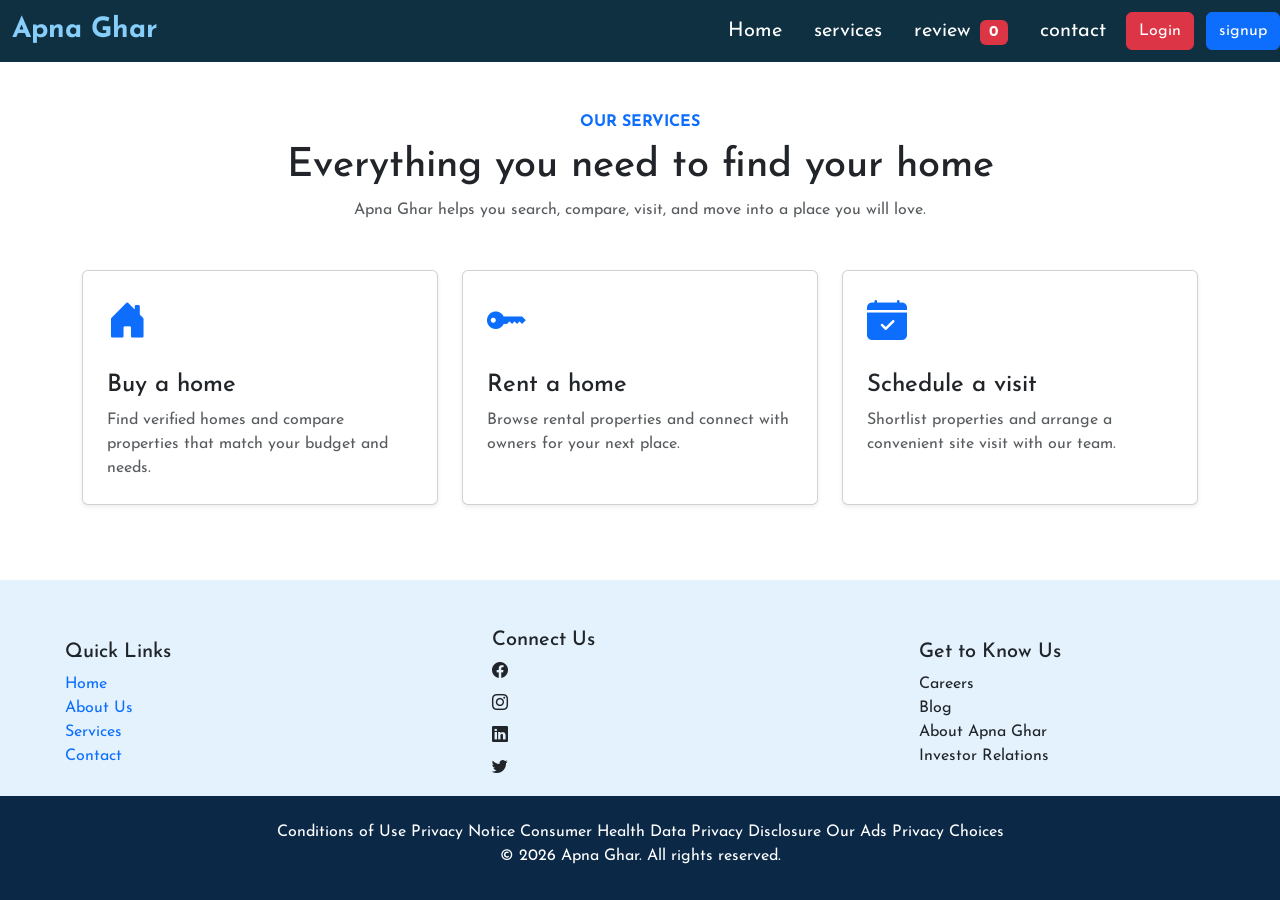
<file: services.html>
<!doctype html>
<html lang="en">

<head>
  <!-- Required meta tags -->
  <meta charset="utf-8" />
  <meta name="viewport" content="width=device-width, initial-scale=1" />
  <!-- external css -->
  <link rel="stylesheet" href="style.css" />

  <!-- Bootstrap CSS -->
  <link href="https://cdn.jsdelivr.net/npm/bootstrap@5.0.2/dist/css/bootstrap.min.css" rel="stylesheet"
    integrity="sha384-EVSTQN3/azprG1Anm3QDgpJLIm9Nao0Yz1ztcQTwFspd3yD65VohhpuuCOmLASjC" crossorigin="anonymous" />
  <!-- bootstrap icon cdn -->
  <link rel="stylesheet" href="https://cdn.jsdelivr.net/npm/bootstrap-icons@1.13.1/font/bootstrap-icons.min.css">
  <!-- google font -->
  <link
    href="https://fonts.googleapis.com/css2?family=Archivo+Black&family=Black+Ops+One&family=Changa+One:ital@0;1&family=Croissant+One&family=Josefin+Sans:ital,wght@0,100..700;1,100..700&family=Noto+Sans+JP:wght@100..900&family=Ole&family=Tai+Heritage+Pro:wght@400;700&display=swap"
    rel="stylesheet" />


  <title>Hello, world!</title>
</head>

<body class="contact-page">
  <nav class="navbar sticky-top navbar-expand-lg navbar-dark" style="background-color: #0f3040">
    <div class="container-fluid">
      <a class="navbar-brand" href="#">
        <h3 style="color: lightskyblue;"><b>Apna Ghar</b></h3>
      </a>
      <button class="navbar-toggler" type="button" data-bs-toggle="collapse" data-bs-target="#navbarSupportedContent"
        aria-controls="navbarSupportedContent" aria-expanded="false" aria-label="Toggle navigation">
        <span class="navbar-toggler-icon"></span>
      </button>
      <div class="collapse navbar-collapse" id="navbarSupportedContent">
        <div class="container-fluid d-flex justify-content-end">
          <div class="row d-flex">
            <div class="col-12">
              <ul class="navbar-nav  mb-2 mb-lg-0 ">
                <li class="nav-item">
                  <a class="nav-link active fs-5 ms-3" aria-current="page" href="index.html">Home</a>
                </li>
                <li class="nav-item">
                  <a class="nav-link active ms-3 fs-5" aria-current="page" href="services.html">services</a>
                </li>
                <li class="nav-item">
                  <a class="nav-link active ms-3 fs-5" aria-current="page" href="review.html" id="reviewNavLink">review <span id="reviewCountBadge" class="badge bg-danger ms-1">0</span></a>
                </li>
                <li class="nav-item">
                  <a class="nav-link active ms-3 fs-5" aria-current="page" href="contact.html">contact</a>
                </li>
              
                  

            
              </ul>

            </div>

          </div>

        </div>

      </div>
      
      <button type="button" class="btn btn-danger" data-bs-toggle="modal" data-bs-target="#loginModal">Login</button>
    </div>
    <button type="button" class="btn btn-primary" data-bs-toggle="modal" data-bs-target="#signupModal">
 signup
</button>
  </nav>
  <!-- Button trigger modal -->


<!-- login Modal -->
<div class="modal fade" id="loginModal" tabindex="-1" aria-labelledby="loginModalLabel" aria-hidden="true">
  <div class="modal-dialog">
    <div class="modal-content">
      <div class="modal-header">
        <h5 class="modal-title" id="loginModalLabel">Login to Apna Ghar</h5>
        <button type="button" class="btn-close" data-bs-dismiss="modal" aria-label="Close"></button>
      </div>
      <div class="modal-body">
        <form id="loginForm">
          <div class="mb-3">
            <label class="form-label" for="loginEmail">Email address</label>
            <input class="form-control" id="loginEmail" type="email" required />
          </div>
          <div class="mb-3">
            <label class="form-label" for="loginPassword">Password</label>
            <input class="form-control" id="loginPassword" type="password" required />
          </div>
        </form>
      </div>
      <div class="modal-footer">
        <button type="button" class="btn btn-secondary" data-bs-dismiss="modal">Close</button>
        <button type="submit" class="btn btn-primary" form="loginForm">Login</button>
        

      </div>
    </div>
  </div>
</div>
<!-- Button trigger modal -->


<!-- Modal -->
<div class="modal fade" id="signupModal" tabindex="-1" aria-labelledby="signupModalLabel" aria-hidden="true">
  <div class="modal-dialog">
    <div class="modal-content">
      <div class="modal-header">
        <h5 class="modal-title" id="signupModalLabel">Modal title</h5>
        <button type="button" class="btn-close" data-bs-dismiss="modal" aria-label="Close"></button>
      </div>
      <div class="modal-body">
        <form id="signupForm">
  <div class="mb-3">
    <label for="signupInputEmail1" class="form-label">Email address</label>
    <input type="email" class="form-control" id="signupInputEmail1" aria-describedby="emailHelp">
    <div id="emailHelp" class="form-text">We'll never share your email with anyone else.</div>
  </div>
  <div class="mb-3 ">
    <label for="signupInputPassword1" class="form-label">Password</label>
    <input type="password" class="form-control" id="signupInputPassword1">
  </div>
  <div class="mb-3 form-check">
    <input type="checkbox" class="form-check-input" id="exampleCheck1">
    <label class="form-check-label" for="exampleCheck1">Check me out</label>
  </div>
</form>
      </div>
      <div class="modal-footer">
        <button type="button" class="btn btn-secondary" data-bs-dismiss="modal">Close</button>
        <button type="submit" class="btn btn-primary" form="signupForm">submit</button>
      </div>
    </div>
  </div>
</div>

  <main class="container py-5">
    <div class="text-center mb-5">
      <p class="text-primary fw-bold mb-2">OUR SERVICES</p>
      <h1>Everything you need to find your home</h1>
      <p class="text-muted mx-auto" style="max-width: 42rem;">Apna Ghar helps you search, compare, visit, and move into a place you will love.</p>
    </div>
    <div class="row g-4">
      <div class="col-12 col-md-6 col-lg-4"><article class="card h-100 shadow-sm p-4"><i class="bi bi-house-door-fill fs-1 text-primary"></i><h2 class="h4 mt-3">Buy a home</h2><p class="text-muted mb-0">Find verified homes and compare properties that match your budget and needs.</p></article></div>
      <div class="col-12 col-md-6 col-lg-4"><article class="card h-100 shadow-sm p-4"><i class="bi bi-key-fill fs-1 text-primary"></i><h2 class="h4 mt-3">Rent a home</h2><p class="text-muted mb-0">Browse rental properties and connect with owners for your next place.</p></article></div>
      <div class="col-12 col-md-6 col-lg-4"><article class="card h-100 shadow-sm p-4"><i class="bi bi-calendar-check-fill fs-1 text-primary"></i><h2 class="h4 mt-3">Schedule a visit</h2><p class="text-muted mb-0">Shortlist properties and arrange a convenient site visit with our team.</p></article></div>
    </div>
  </main>

  <div class="container-fluid" style="background-color: #e3f2fd;"><div class="row d-flex align-items-center justify-content-around"><div class="col-3 mt-5"><ul class="list-unstyled text-primary"><li class="h5 text-dark">Quick Links</li><li>Home</li><li>About Us</li><li>Services</li><li>Contact</li></ul></div><div class="col-3 mt-5"><ul class="list-unstyled"><li class="h5">Connect Us</li><li class="mb-2"><i class="bi bi-facebook"></i></li><li class="mb-2"><i class="bi bi-instagram"></i></li><li class="mb-2"><i class="bi bi-linkedin"></i></li><li class="mb-2"><i class="bi bi-twitter"></i></li></ul></div><div class="col-3 mt-5"><ul class="list-unstyled"><li class="h5">Get to Know Us</li><li>Careers</li><li>Blog</li><li>About Apna Ghar</li><li>Investor Relations</li></ul></div></div></div>
  <div class="container-fluid" style="background-color: #0b2947;"><div class="row text-center p-3 text-white"><div class="col-12 mt-2"><div class="footer-panel4"><div class="pages"><a>Conditions of Use</a> <a>Privacy Notice</a> <a>Consumer Health Data Privacy Disclosure</a> <a>Our Ads Privacy Choices</a></div><div class="copyright"><p>© 2026 Apna Ghar. All rights reserved.</p></div></div></div></div></div>

  <script src="https://cdn.jsdelivr.net/npm/bootstrap@5.0.2/dist/js/bootstrap.bundle.min.js" integrity="sha384-MrcW6ZMFYlzcLA8Nl+NtUVF0sA7MsXsP1UyJoMp4YLEuNSfAP+JcXn/tWtIaxVXM" crossorigin="anonymous"></script>
  <script src="script.js"></script>
</body>
</html>
</file>
<file: style.css>
*{
    margin: 0;
    padding: 0;
    box-sizing: border-box;
    font-family: 'Josefin Sans';
}

html {
    overflow-x: hidden;
}

.carousel-image {
    height: clamp(340px, 58vw, 600px);
    object-fit: cover;
    background-position: center;
}

.navbar-brand h3 {
    margin: 0;
}

.navbar .form-control {
    min-width: 0;
}

.property-card {
    height: 100%;
}

.property-card img {
    height: 200px;
    object-fit: cover;
}

.property-card .card-body {
    display: flex;
    flex-direction: column;
}

.property-card .btn {
    align-self: flex-start;
    margin-top: auto;
}

.hero-action:hover{
    transform: translateY(-4px) scale(1.1);

}
.btn.hero-action{
    transition: transform 0.3s ease;
}
.property-card:hover{
        transform: translateY(-3px) scale(1.1);

}
.property-card{
    transition: all 0.3s;
}

@media (max-width: 991.98px) {
    .navbar .d-flex {
        width: 100%;
        margin-top: 0.75rem;
    }

    .navbar .form-control {
        flex: 1 1 auto;
    }
}

@media (max-width: 767.98px) {
    .carousel-image {
        height: 420px;
    }

    .carousel-caption {
        right: 10%;
        left: 10%;
    }
}

@media (max-width: 575.98px) {
    .carousel-image {
        height: 340px;
    }

    .carousel-caption h5 {
        font-size: 1.1rem;
    }

    .carousel-caption p {
        font-size: 0.9rem;
        margin-bottom: 0.5rem;
    }

    .carousel-caption .btn {
        margin: 0.2rem !important;
        padding: 0.35rem 0.55rem;
    }
}

@media (hover: none) {
    .hero-action:hover,
    .property-card:hover {
        transform: none;
    }
}

#reviewCardsContainer .review-card-col {
  display: flex;
}

#reviewCardsContainer .review-card-col .card {
  width: 22rem;
  max-width: 100%;
  margin: 0 auto;
}

/* Keeps the review page footer at the bottom when there are few or no cards. */
body.review-page {
  min-height: 100vh;
  display: flex;
  flex-direction: column;
}

body.review-page main {
  flex: 1 0 auto;
}

body.contact-page {
  min-height: 100vh;
  display: flex;
  flex-direction: column;
}

body.contact-page main {
  flex: 1 0 auto;
}

body.service-page {
  min-height: 100vh;
  display: flex;
  flex-direction: column;
}

body.service-page main {
  flex: 1 0 auto;
}
</file>
